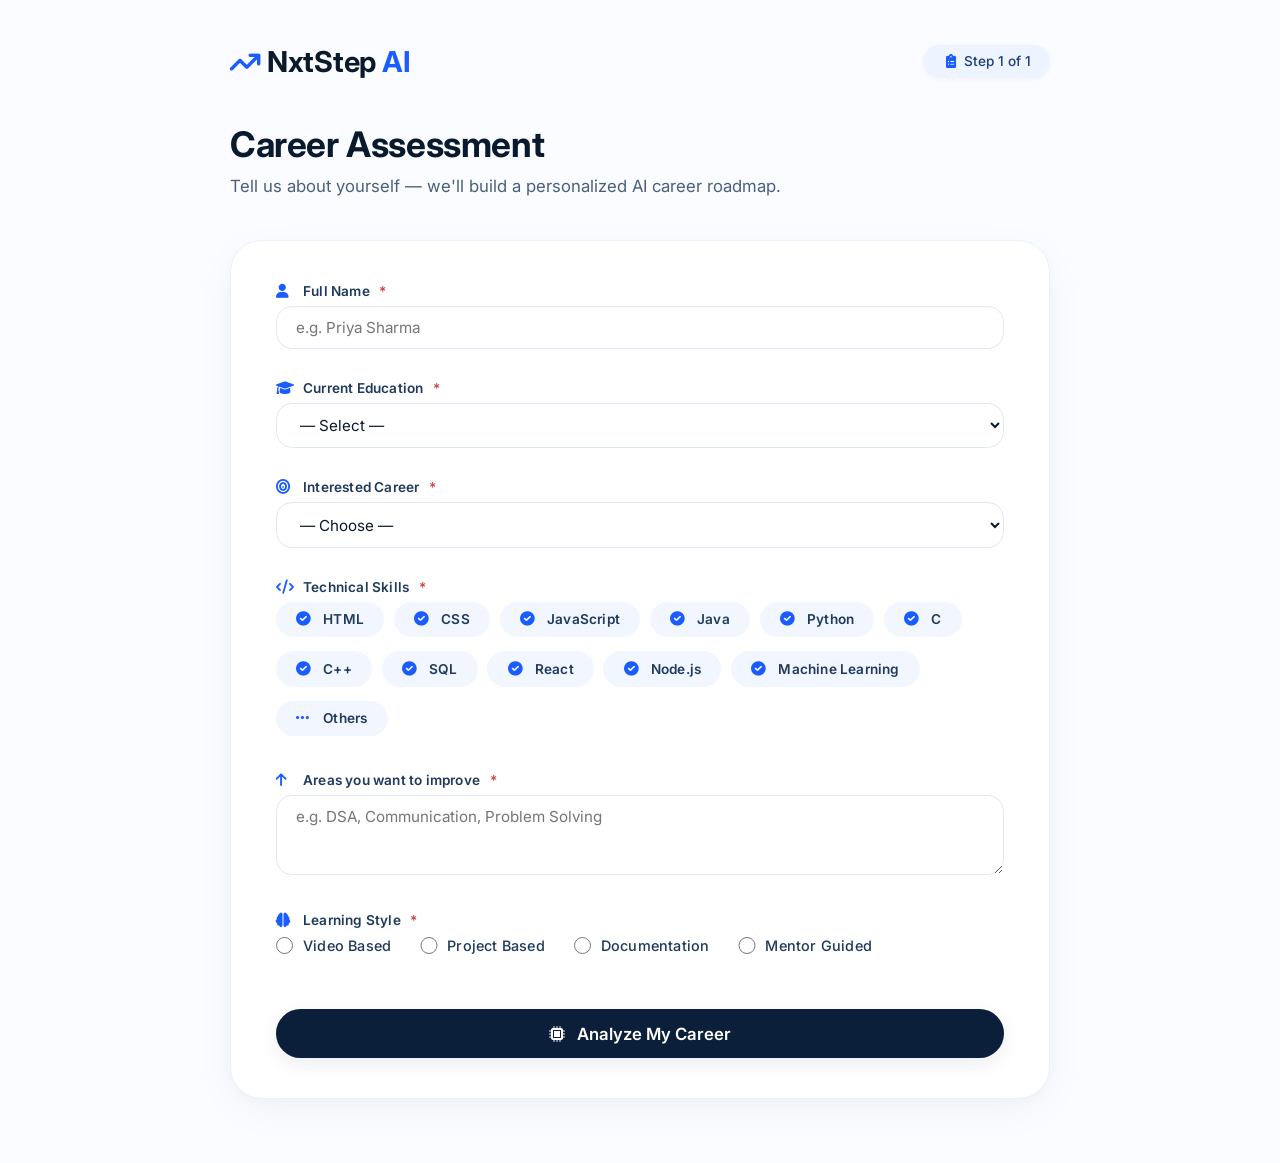
<file: frontend/assessment.html>
<!DOCTYPE html>
<html lang="en">
<head>
    <meta charset="UTF-8" />
    <meta name="viewport" content="width=device-width, initial-scale=1.0" />
    <title>NxtStep AI · Career Assessment</title>

    <!-- Google Fonts & Font Awesome -->
    <link rel="preconnect" href="https://fonts.googleapis.com" />
    <link rel="preconnect" href="https://fonts.gstatic.com" crossorigin />
    <link href="https://fonts.googleapis.com/css2?family=Inter:opsz,wght@14..32,300;14..32,400;14..32,500;14..32,600;14..32,700&display=swap" rel="stylesheet" />
    <link rel="stylesheet" href="https://cdnjs.cloudflare.com/ajax/libs/font-awesome/6.0.0-beta3/css/all.min.css" />

    <style>
        /* ---------- RESET & BASE ---------- */
        * {
            margin: 0;
            padding: 0;
            box-sizing: border-box;
        }

        body {
            background: #fafcff;
            font-family: 'Inter', -apple-system, sans-serif;
            color: #0b1a2b;
            padding: 2.5rem 1.5rem 4rem;
            line-height: 1.5;
            min-height: 100vh;
            display: flex;
            align-items: center;
            justify-content: center;
        }

        .container {
            max-width: 820px;
            width: 100%;
            margin: 0 auto;
        }

        /* ---------- HEADER ---------- */
        .app-header {
            display: flex;
            align-items: center;
            justify-content: space-between;
            margin-bottom: 2.2rem;
            flex-wrap: wrap;
            gap: 0.8rem 1.2rem;
        }

        .logo {
            font-size: 1.8rem;
            font-weight: 700;
            letter-spacing: -0.3px;
            display: flex;
            align-items: center;
            gap: 0.4rem;
        }
        .logo i {
            color: #1a5cff;
            font-size: 1.7rem;
        }
        .logo span {
            color: #1a5cff;
        }

        .step-badge {
            background: #eef4ff;
            padding: 0.4rem 1.2rem 0.4rem 1.4rem;
            border-radius: 40px;
            font-size: 0.85rem;
            font-weight: 500;
            color: #1a3d7a;
            display: flex;
            align-items: center;
            gap: 0.5rem;
            box-shadow: 0 1px 4px rgba(0, 20, 60, 0.04);
        }
        .step-badge i {
            color: #1a5cff;
        }

        /* ---------- HERO ---------- */
        .hero {
            margin-bottom: 2.5rem;
        }
        .hero h1 {
            font-weight: 700;
            font-size: 2.2rem;
            letter-spacing: -0.4px;
            color: #0a1a2e;
        }
        .hero p {
            font-size: 1.05rem;
            color: #4a5f7a;
            margin-top: 0.2rem;
            font-weight: 400;
        }

        /* ---------- CARD ---------- */
        .form-card {
            background: #ffffff;
            border-radius: 32px;
            padding: 2.5rem 2.8rem;
            box-shadow: 0 12px 40px rgba(0, 20, 50, 0.04), 0 4px 12px rgba(0, 0, 0, 0.02);
            border: 1px solid #eaf1fc;
        }

        /* ---------- FIELDS ---------- */
        .field-group {
            margin-bottom: 1.8rem;
        }

        .field-group label {
            display: flex;
            align-items: center;
            gap: 0.5rem;
            font-weight: 600;
            font-size: 0.85rem;
            color: #1f3a5c;
            margin-bottom: 0.3rem;
            letter-spacing: 0.2px;
        }
        .field-group label i {
            color: #1a5cff;
            font-size: 0.9rem;
            width: 1.2rem;
        }
        .field-group .required-star {
            color: #d14545;
            margin-left: 0.1rem;
        }

        .field-group input,
        .field-group select,
        .field-group textarea {
            width: 100%;
            font-family: 'Inter', sans-serif;
            background: #ffffff;
            border: 1.5px solid #dfe9f5;
            border-radius: 16px;
            padding: 0.7rem 1.2rem;
            font-size: 0.95rem;
            transition: border 0.15s, box-shadow 0.15s;
            outline: none;
            color: #0b1a2b;
        }

        .field-group input:focus,
        .field-group select:focus,
        .field-group textarea:focus {
            border-color: #1a5cff;
            box-shadow: 0 0 0 4px rgba(26, 92, 255, 0.06);
            background: #ffffff;
        }

        .field-group textarea {
            resize: vertical;
            min-height: 80px;
        }

        /* validation state */
        .field-group.error input,
        .field-group.error select,
        .field-group.error textarea {
            border-color: #d9534f;
            background: #fffafa;
        }

        .error-message {
            font-size: 0.75rem;
            color: #d9534f;
            margin-top: 4px;
            display: none;
            align-items: center;
            gap: 4px;
        }
        .field-group.error .error-message {
            display: flex;
        }

        /* ---------- SKILL CHIPS ---------- */
        .chips-wrapper {
            display: flex;
            flex-wrap: wrap;
            gap: 0.6rem;
            margin-top: 0.3rem;
        }
        .chip {
            background: #f2f7ff;
            padding: 0.4rem 1.2rem 0.4rem 1.2rem;
            border-radius: 40px;
            font-size: 0.85rem;
            font-weight: 500;
            color: #1d3d63;
            border: 1.5px solid transparent;
            cursor: pointer;
            transition: all 0.1s ease;
            display: inline-flex;
            align-items: center;
            gap: 0.4rem;
            user-select: none;
        }
        .chip i {
            color: #8dabcf;
            font-size: 0.75rem;
            transition: color 0.1s;
        }
        .chip.active {
            background: #dce8ff;
            border-color: #1a5cff;
            color: #0b2a52;
        }
        .chip.active i {
            color: #1a5cff;
        }
        .chip input[type="checkbox"] {
            display: none;
        }

        .other-skills-area {
            margin-top: 0.7rem;
            display: none;
        }
        .other-skills-area.visible {
            display: block;
        }

        /* ---------- RADIO (learning style) ---------- */
        .radio-group {
            display: flex;
            flex-wrap: wrap;
            gap: 0.8rem 1.8rem;
            margin-top: 0.2rem;
        }
        .radio-group label {
            display: flex;
            align-items: center;
            gap: 0.6rem;
            font-weight: 500;
            font-size: 0.9rem;
            color: #1f3a5c;
            cursor: pointer;
        }
        .radio-group input[type="radio"] {
            accent-color: #1a5cff;
            width: 1.1rem;
            height: 1.1rem;
            margin: 0;
        }

        /* ---------- BUTTON ---------- */
        .btn-analyze {
            background: #0b1f3a;
            color: white;
            border: none;
            padding: 0.9rem 2.8rem;
            border-radius: 60px;
            font-weight: 600;
            font-size: 1.05rem;
            display: inline-flex;
            align-items: center;
            justify-content: center;
            gap: 0.8rem;
            cursor: pointer;
            transition: all 0.15s;
            width: 100%;
            box-shadow: 0 6px 18px rgba(11, 31, 58, 0.08);
            margin-top: 1.2rem;
            font-family: 'Inter', sans-serif;
        }
        .btn-analyze i {
            font-size: 1rem;
        }
        .btn-analyze:hover:not(:disabled) {
            background: #142f50;
            transform: scale(1.01);
            box-shadow: 0 8px 24px rgba(11, 31, 58, 0.12);
        }
        .btn-analyze:disabled {
            opacity: 0.65;
            cursor: not-allowed;
            transform: none;
        }
        .spinner {
            animation: spin 0.9s linear infinite;
        }
        @keyframes spin {
            0% { transform: rotate(0deg); }
            100% { transform: rotate(360deg); }
        }

        /* ---------- RESPONSIVE ---------- */
        @media (max-width: 700px) {
            body { padding: 1.5rem 1rem 2.5rem; }
            .form-card { padding: 1.8rem 1.2rem; border-radius: 24px; }
            .hero h1 { font-size: 1.7rem; }
            .app-header { flex-direction: column; align-items: flex-start; }
            .radio-group { gap: 0.5rem 1rem; }
            .btn-analyze { padding: 0.8rem 1.5rem; font-size: 0.95rem; }
        }

        @media (max-width: 440px) {
            .form-card { padding: 1.2rem 0.8rem; }
            .chip { font-size: 0.8rem; padding: 0.3rem 0.9rem; }
            .radio-group label { font-size: 0.85rem; }
        }
    </style>
</head>
<body>

<div class="container">

    <!-- HEADER -->
    <header class="app-header">
        <div class="logo">
            <i class="fas fa-arrow-trend-up"></i> NxtStep<span>AI</span>
        </div>
        <div class="step-badge">
            <i class="fas fa-clipboard-list"></i> Step 1 of 1
        </div>
    </header>

    <!-- HERO -->
    <div class="hero">
        <h1>Career Assessment</h1>
        <p>Tell us about yourself — we'll build a personalized AI career roadmap.</p>
    </div>

    <!-- FORM CARD -->
    <div class="form-card" id="assessmentForm">

        <!-- 1. Full Name -->
        <div class="field-group" id="fg-name">
            <label><i class="fas fa-user"></i> Full Name <span class="required-star">*</span></label>
            <input type="text" id="fullName" placeholder="e.g. Priya Sharma" />
            <div class="error-message"><i class="fas fa-circle-exclamation"></i> Please enter your full name</div>
        </div>

        <!-- 2. Education -->
        <div class="field-group" id="fg-education">
            <label><i class="fas fa-graduation-cap"></i> Current Education <span class="required-star">*</span></label>
            <select id="education">
                <option value="">— Select —</option>
                <option value="First Year">First Year</option>
                <option value="Second Year">Second Year</option>
                <option value="Third Year">Third Year</option>
                <option value="Final Year">Final Year</option>
                <option value="Graduate">Graduate</option>
            </select>
            <div class="error-message"><i class="fas fa-circle-exclamation"></i> Please select your education level</div>
        </div>

        <!-- 3. Career Goal -->
        <div class="field-group" id="fg-career">
            <label><i class="fas fa-bullseye"></i> Interested Career <span class="required-star">*</span></label>
            <select id="careerGoal">
                <option value="">— Choose —</option>
                <option value="Software Engineer">Software Engineer</option>
                <option value="AI Engineer">AI Engineer</option>
                <option value="Data Scientist">Data Scientist</option>
                <option value="Web Developer">Web Developer</option>
                <option value="Cloud Engineer">Cloud Engineer</option>
                <option value="Cyber Security">Cyber Security</option>
                <option value="UI UX Designer">UI/UX Designer</option>
                <option value="DevOps Engineer">DevOps Engineer</option>
                <option value="Mobile App Developer">Mobile App Developer</option>
                <option value="Game Developer">Game Developer</option>
            </select>
            <div class="error-message"><i class="fas fa-circle-exclamation"></i> Please select a career goal</div>
        </div>

        <!-- 4. Technical Skills (chips) -->
        <div class="field-group" id="fg-skills">
            <label><i class="fas fa-code"></i> Technical Skills <span class="required-star">*</span></label>
            <div class="chips-wrapper" id="skillsContainer">
                <!-- injected by JS -->
            </div>
            <div class="other-skills-area" id="otherSkillsArea">
                <input type="text" id="otherSkillsInput" placeholder="e.g. Spring Boot, Docker, Flutter" />
            </div>
            <div class="error-message" id="skillsError"><i class="fas fa-circle-exclamation"></i> Select at least one skill</div>
        </div>

        <!-- 5. Areas to improve -->
        <div class="field-group" id="fg-improve">
            <label><i class="fas fa-arrow-up"></i> Areas you want to improve <span class="required-star">*</span></label>
            <textarea id="improvement" placeholder="e.g. DSA, Communication, Problem Solving"></textarea>
            <div class="error-message"><i class="fas fa-circle-exclamation"></i> Please tell us what you'd like to improve</div>
        </div>

        <!-- 6. Learning Style -->
        <div class="field-group" id="fg-learning">
            <label><i class="fas fa-brain"></i> Learning Style <span class="required-star">*</span></label>
            <div class="radio-group" id="learningRadioGroup">
                <label><input type="radio" name="learningStyle" value="Video Based" /> Video Based</label>
                <label><input type="radio" name="learningStyle" value="Project Based" /> Project Based</label>
                <label><input type="radio" name="learningStyle" value="Documentation" /> Documentation</label>
                <label><input type="radio" name="learningStyle" value="Mentor Guided" /> Mentor Guided</label>
            </div>
            <div class="error-message" id="learningError"><i class="fas fa-circle-exclamation"></i> Please select a learning style</div>
        </div>

        <!-- ANALYZE BUTTON -->
        <button class="btn-analyze" id="analyzeBtn">
            <i class="fas fa-microchip"></i> Analyze My Career
        </button>
    </div>
</div>

<script>
    (function() {
        "use strict";

        // ---------- SKILLS LIST ----------
        const SKILLS = [
            'HTML', 'CSS', 'JavaScript', 'Java', 'Python',
            'C', 'C++', 'SQL', 'React', 'Node.js', 'Machine Learning'
        ];

        // ---------- RENDER SKILL CHIPS ----------
        const container = document.getElementById('skillsContainer');
        const otherArea = document.getElementById('otherSkillsArea');
        const otherInput = document.getElementById('otherSkillsInput');

        function renderChips() {
            container.innerHTML = '';
            SKILLS.forEach(skill => {
                const chip = document.createElement('label');
                chip.className = 'chip';
                chip.innerHTML = `<i class="fas fa-check-circle"></i> ${skill}`;
                const cb = document.createElement('input');
                cb.type = 'checkbox';
                cb.value = skill;
                chip.prepend(cb);
                chip.addEventListener('click', function(e) {
                    const checkbox = this.querySelector('input[type="checkbox"]');
                    checkbox.checked = !checkbox.checked;
                    this.classList.toggle('active', checkbox.checked);
                    // clear skill error if any
                    document.getElementById('fg-skills').classList.remove('error');
                });
                container.appendChild(chip);
            });

            // "Others" chip
            const othersChip = document.createElement('label');
            othersChip.className = 'chip';
            othersChip.innerHTML = `<i class="fas fa-ellipsis"></i> Others`;
            const othersCb = document.createElement('input');
            othersCb.type = 'checkbox';
            othersCb.value = 'Others';
            othersChip.prepend(othersCb);
            othersChip.addEventListener('click', function(e) {
                const checkbox = this.querySelector('input[type="checkbox"]');
                checkbox.checked = !checkbox.checked;
                this.classList.toggle('active', checkbox.checked);
                otherArea.classList.toggle('visible', checkbox.checked);
                if (!checkbox.checked) otherInput.value = '';
                document.getElementById('fg-skills').classList.remove('error');
            });
            container.appendChild(othersChip);
        }
        renderChips();

        // ---------- DOM REFS ----------
        const fullName = document.getElementById('fullName');
        const education = document.getElementById('education');
        const careerGoal = document.getElementById('careerGoal');
        const improvement = document.getElementById('improvement');
        const analyzeBtn = document.getElementById('analyzeBtn');
        const formCard = document.getElementById('assessmentForm');

        // ---------- HELPERS ----------
        function getSelectedSkills() {
            const selected = [];
            const checkboxes = container.querySelectorAll('input[type="checkbox"]');
            checkboxes.forEach(cb => {
                if (cb.checked) {
                    if (cb.value === 'Others') {
                        const raw = otherInput.value.trim();
                        if (raw) {
                            const parts = raw.split(',').map(s => s.trim()).filter(s => s);
                            selected.push(...parts);
                        }
                    } else {
                        selected.push(cb.value);
                    }
                }
            });
            return selected;
        }

        function getLearningStyle() {
            const radio = document.querySelector('input[name="learningStyle"]:checked');
            return radio ? radio.value : '';
        }

        // ---------- VALIDATION ----------
        function validateField(groupId, value, errorMsg) {
            const group = document.getElementById(groupId);
            const errorEl = group.querySelector('.error-message');
            if (!value || (typeof value === 'string' && value.trim() === '')) {
                group.classList.add('error');
                if (errorEl) errorEl.textContent = errorMsg;
                return false;
            } else {
                group.classList.remove('error');
                return true;
            }
        }

        function validateSkills() {
            const skills = getSelectedSkills();
            const group = document.getElementById('fg-skills');
            if (skills.length === 0) {
                group.classList.add('error');
                return false;
            } else {
                group.classList.remove('error');
                return true;
            }
        }

        function validateLearning() {
            const style = getLearningStyle();
            const group = document.getElementById('fg-learning');
            if (!style) {
                group.classList.add('error');
                return false;
            } else {
                group.classList.remove('error');
                return true;
            }
        }

        function validateAll() {
            let valid = true;

            // Name
            if (!validateField('fg-name', fullName.value, 'Please enter your full name')) valid = false;
            // Education
            if (!validateField('fg-education', education.value, 'Please select your education level')) valid = false;
            // Career
            if (!validateField('fg-career', careerGoal.value, 'Please select a career goal')) valid = false;
            // Skills
            if (!validateSkills()) valid = false;
            // Improvement
            if (!validateField('fg-improve', improvement.value, 'Please tell us what you\'d like to improve')) valid = false;
            // Learning
            if (!validateLearning()) valid = false;

            return valid;
        }

        // ---------- AUTO REMOVE ERROR ON INPUT ----------
        function setupAutoClear() {
            const inputs = [
                { el: fullName, group: 'fg-name' },
                { el: education, group: 'fg-education' },
                { el: careerGoal, group: 'fg-career' },
                { el: improvement, group: 'fg-improve' },
            ];
            inputs.forEach(({ el, group }) => {
                el.addEventListener('input', function() {
                    document.getElementById(group).classList.remove('error');
                });
                el.addEventListener('change', function() {
                    document.getElementById(group).classList.remove('error');
                });
            });

            // learning radio
            document.querySelectorAll('input[name="learningStyle"]').forEach(r => {
                r.addEventListener('change', function() {
                    document.getElementById('fg-learning').classList.remove('error');
                });
            });

            // skills chips + other input
            container.addEventListener('click', function(e) {
                const chip = e.target.closest('.chip');
                if (chip) {
                    document.getElementById('fg-skills').classList.remove('error');
                }
            });
            otherInput.addEventListener('input', function() {
                document.getElementById('fg-skills').classList.remove('error');
            });
        }
        setupAutoClear();

        // ---------- ANALYZE CLICK ----------
        analyzeBtn.addEventListener('click', function(e) {
            e.preventDefault();

            // Reset all errors
            document.querySelectorAll('.field-group.error').forEach(el => el.classList.remove('error'));

            // Validate
            const isValid = validateAll();
            if (!isValid) {
                // scroll to first error
                const firstError = document.querySelector('.field-group.error');
                if (firstError) {
                    firstError.scrollIntoView({ behavior: 'smooth', block: 'center' });
                    const input = firstError.querySelector('input, select, textarea');
                    if (input) input.focus();
                }
                return;
            }

            // ---- collect data ----
            const assessmentData = {
    name: fullName.value.trim(),
    education: education.value,

    year: education.value,

    career_goal: careerGoal.value,

    skills: getSelectedSkills(),

    interests: careerGoal.value,

    languages: getSelectedSkills(),

    domain: careerGoal.value,

    strengths: "Quick Learner",

    weaknesses: improvement.value.trim(),

    learning_style: getLearningStyle()
};

            // store in localStorage
            localStorage.setItem('assessmentData', JSON.stringify(assessmentData));

            // button feedback
            const originalText = this.innerHTML;
            this.innerHTML = '<i class="fas fa-spinner spinner"></i> Analyzing your profile...';
            this.disabled = true;

            // redirect to loading.html
            setTimeout(() => {
                window.location.href="/loading";
            }, 600);
        });

        // ---------- (optional) initial error cleanup ----------
        // ensure no stray errors on load
        document.querySelectorAll('.field-group.error').forEach(el => el.classList.remove('error'));

    })();
</script>

</body>
</html>
</file>
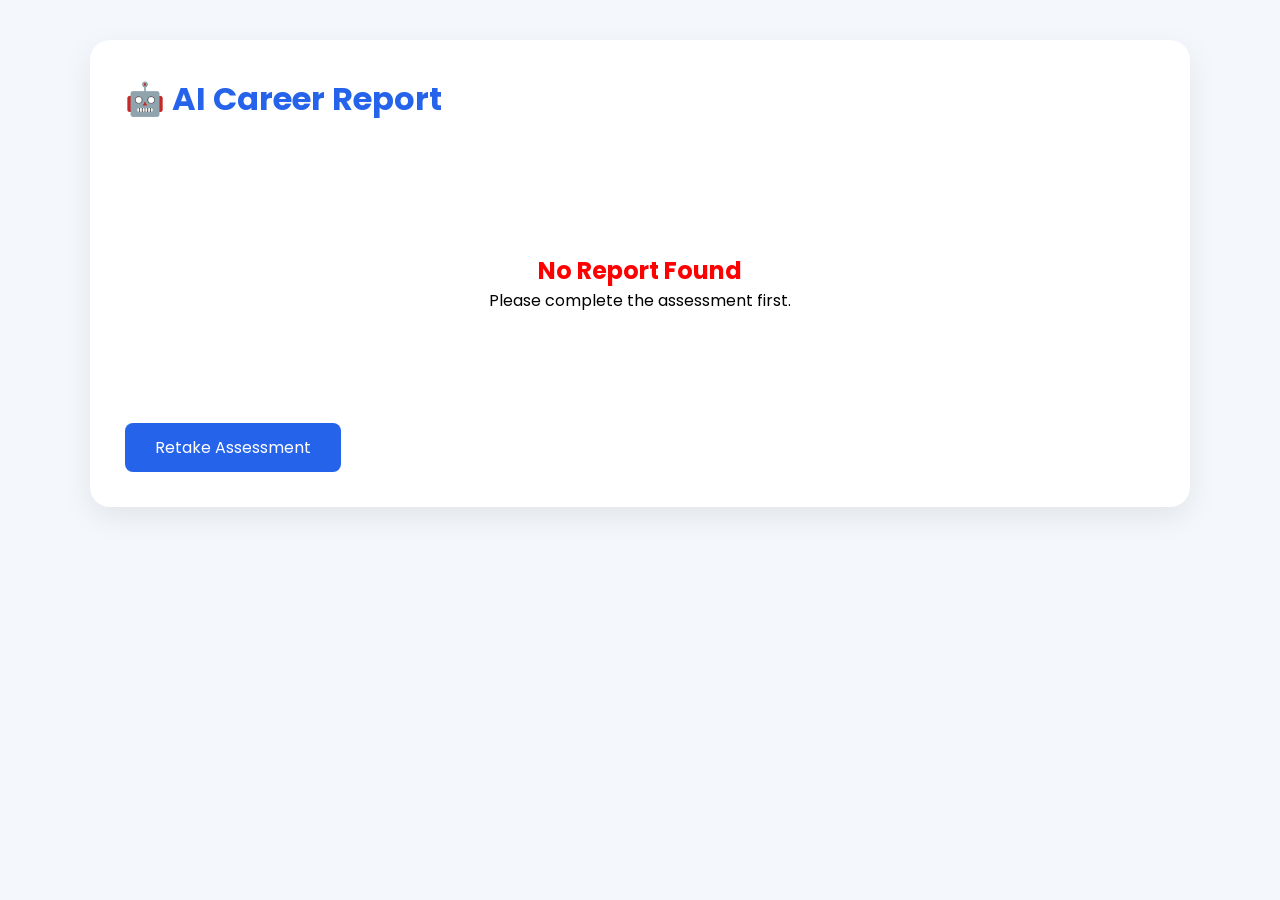
<file: frontend/result.html>
<!DOCTYPE html>
<html lang="en">
<head>
<meta charset="UTF-8">
<meta name="viewport" content="width=device-width, initial-scale=1.0">

<title>AI Career Report</title>

<link href="https://fonts.googleapis.com/css2?family=Poppins:wght@300;400;500;600;700&display=swap" rel="stylesheet">

<style>

*{
margin:0;
padding:0;
box-sizing:border-box;
font-family:Poppins,sans-serif;
}

body{

background:#f4f7fc;
padding:40px;
}

.container{

max-width:1100px;
margin:auto;
}

.card{

background:white;
padding:35px;
border-radius:20px;
box-shadow:0 10px 30px rgba(0,0,0,.08);

}

h1{

color:#2563eb;
margin-bottom:25px;
}

#loading{

text-align:center;
padding:80px 20px;

}

.loader{

width:60px;
height:60px;
border:6px solid #ddd;
border-top:6px solid #2563eb;
border-radius:50%;
animation:spin 1s linear infinite;
margin:auto;

}

@keyframes spin{

100%{
transform:rotate(360deg);
}

}

#loading h2{

margin-top:25px;
color:#2563eb;

}

#report{

display:none;
line-height:1.9;
font-size:17px;
white-space:pre-wrap;

}

button{

margin-top:30px;
padding:12px 30px;
border:none;
background:#2563eb;
color:white;
border-radius:8px;
cursor:pointer;
font-size:16px;

}

button:hover{

background:#1d4ed8;

}

</style>

</head>

<body>

<div class="container">

<div class="card">

<h1>🤖 AI Career Report</h1>

<div id="loading">

<div class="loader"></div>

<h2>Generating your personalized career report...</h2>

</div>

<div id="report"></div>

<button onclick="window.location.href='/assessment'">
Retake Assessment
</button>

</div>

</div>

<script>

window.onload=function(){

const report = localStorage.getItem("aiReport");

document.getElementById("report").innerHTML = report;
const loading=document.getElementById("loading");

const reportDiv=document.getElementById("report");

if(report && report!="undefined" && report!="null"){

loading.style.display="none";

reportDiv.style.display="block";

reportDiv.innerHTML=report;

}else{

loading.innerHTML=`
<h2 style="color:red;">No Report Found</h2>
<p>Please complete the assessment first.</p>
`;

}

};

</script>

</body>
</html>
</file>
